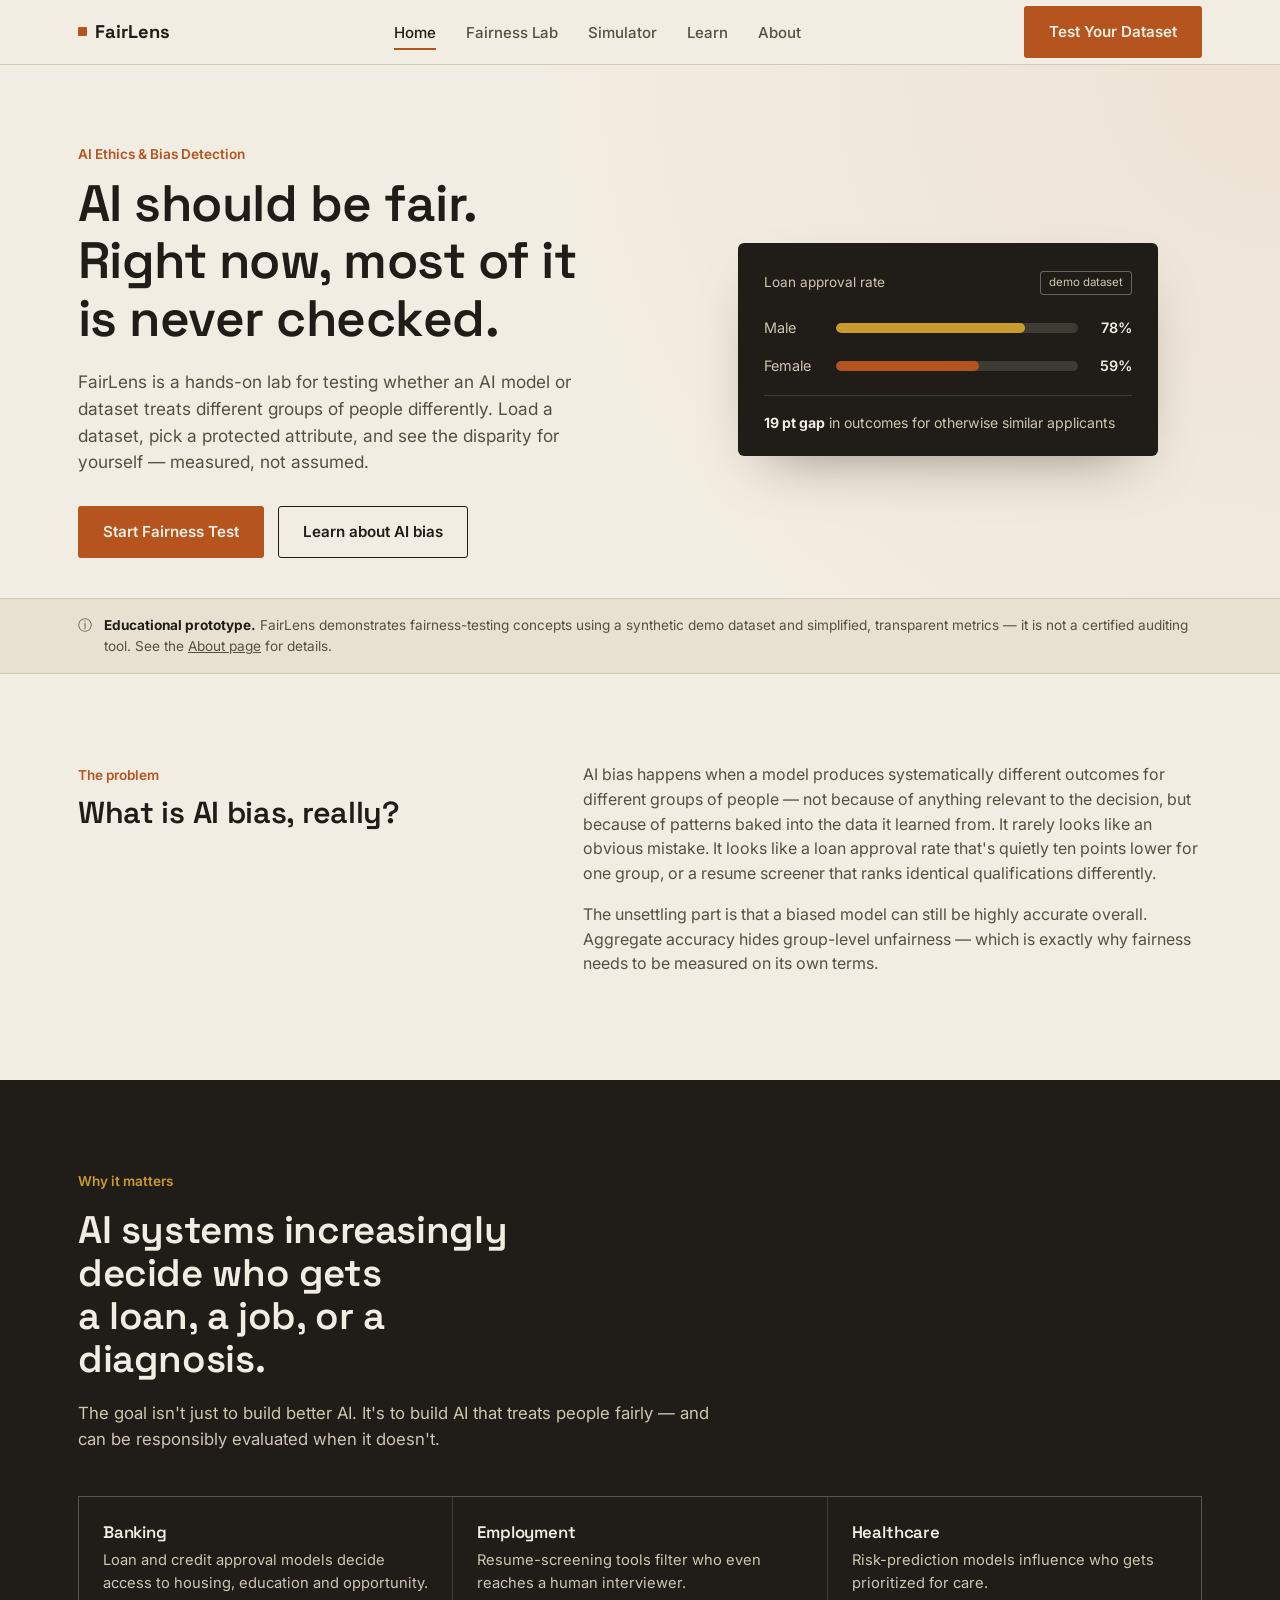
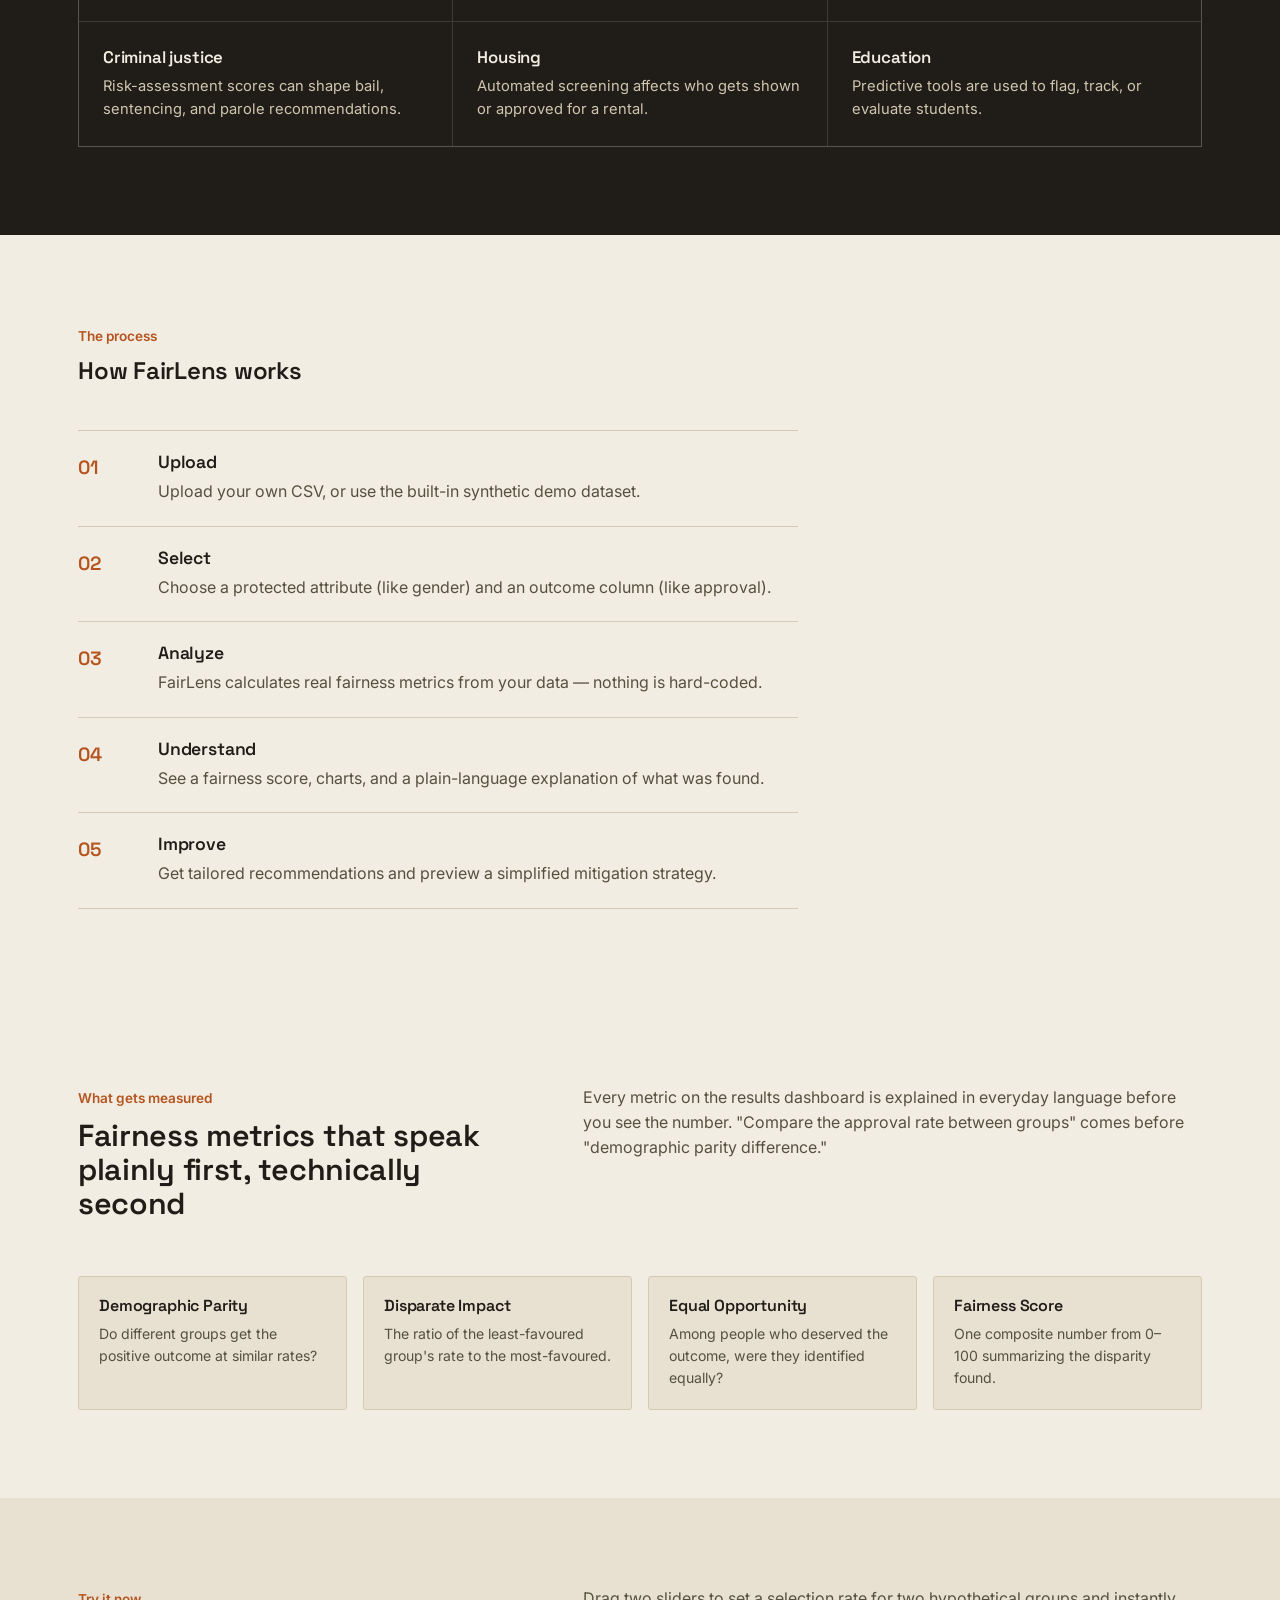
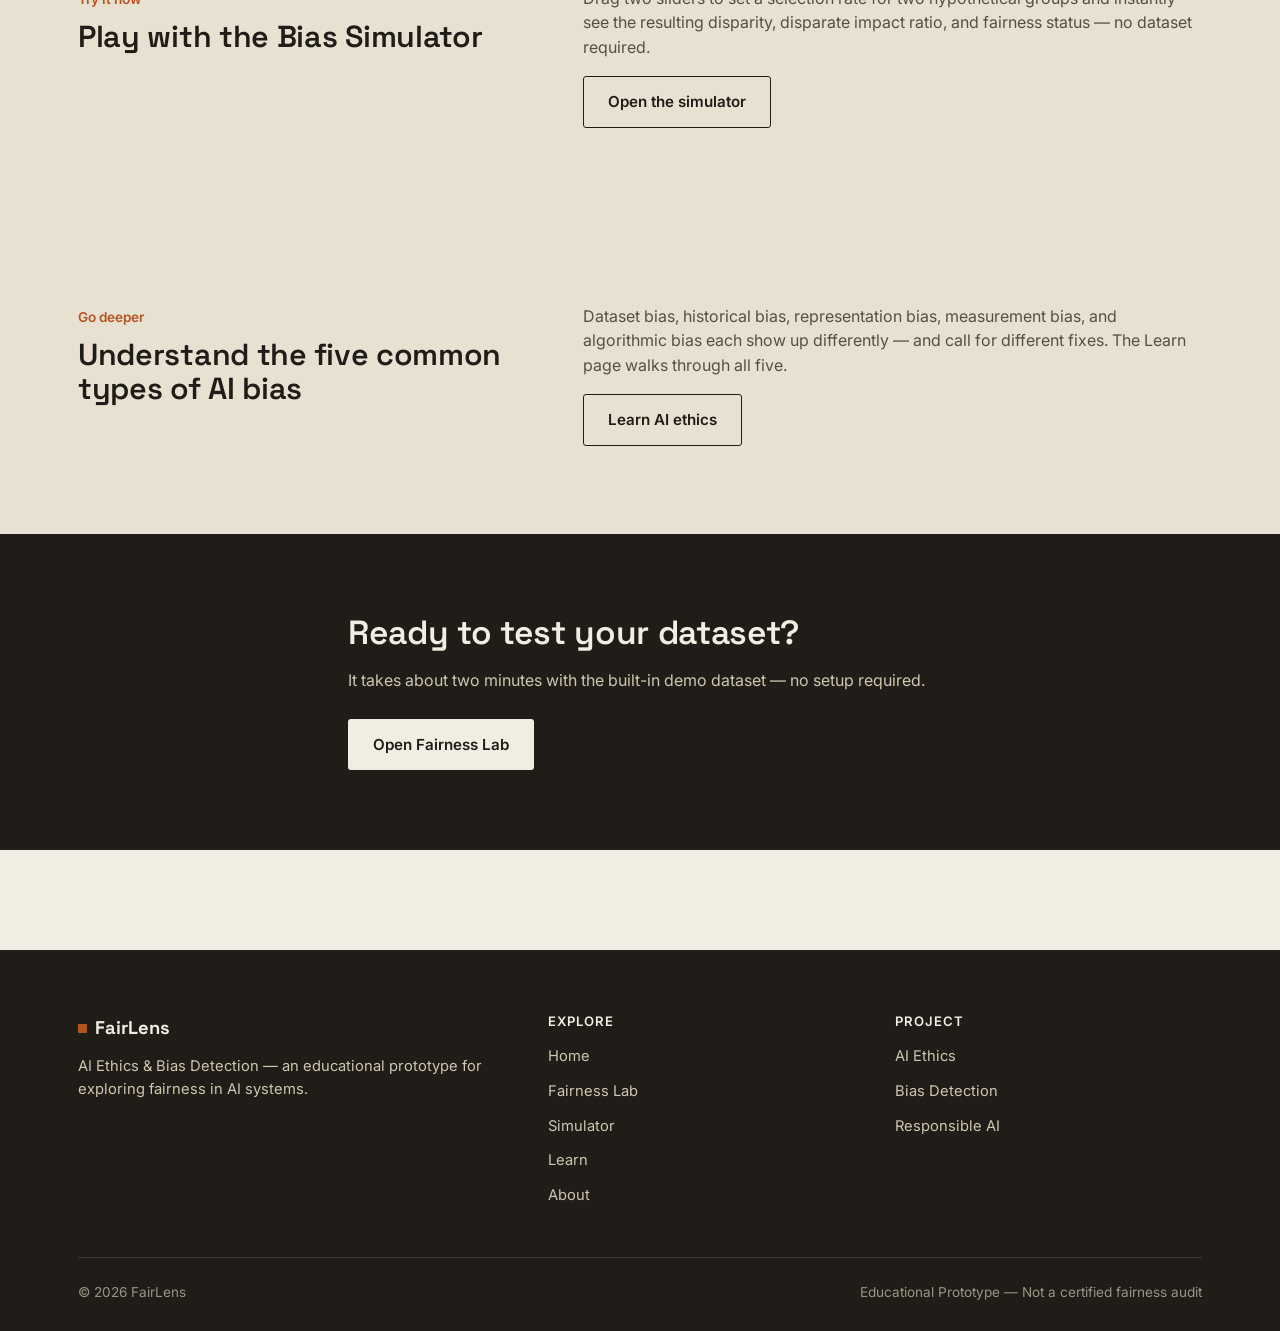
<file: frontend/index.html>
<!DOCTYPE html>
<html lang="en">
<head>
<meta charset="UTF-8">
<meta name="viewport" content="width=device-width, initial-scale=1.0">
<title>FairLens — Detect Bias. Measure Fairness. Build Responsible AI.</title>
<meta name="description" content="FairLens is an educational fairness-testing platform for exploring how AI models can treat demographic groups differently, and what to do about it.">
<link rel="preconnect" href="https://fonts.googleapis.com">
<link href="https://fonts.googleapis.com/css2?family=Space+Grotesk:wght@500;600;700&family=Inter:wght@400;500;600;700&display=swap" rel="stylesheet">
<link rel="stylesheet" href="css/style.css">
<link rel="stylesheet" href="css/home.css">
</head>
<body>

<nav class="navbar">
  <div class="container">
    <a href="index.html" class="nav-brand"><span class="mark"></span>FairLens</a>
    <ul class="nav-links">
      <li><a href="index.html" class="active">Home</a></li>
      <li><a href="bias-test.html">Fairness Lab</a></li>
      <li><a href="bias-test.html#simulator">Simulator</a></li>
      <li><a href="learn.html">Learn</a></li>
      <li><a href="about.html">About</a></li>
      <li class="mobile-cta"><a href="bias-test.html" class="btn btn-primary">Test Your Dataset</a></li>
    </ul>
    <div class="nav-cta">
      <a href="bias-test.html" class="btn btn-primary">Test Your Dataset</a>
      <button class="nav-toggle" aria-label="Toggle menu" aria-expanded="false">
        <span></span><span></span><span></span>
      </button>
    </div>
  </div>
</nav>

<header class="hero">
  <div class="container hero-grid">
    <div class="hero-copy">
      <span class="eyebrow">AI Ethics &amp; Bias Detection</span>
      <h1>AI should be fair.<br>Right now, most of it<br>is never checked.</h1>
      <p class="hero-lede">
        FairLens is a hands-on lab for testing whether an AI model or dataset
        treats different groups of people differently. Load a dataset, pick a
        protected attribute, and see the disparity for yourself — measured,
        not assumed.
      </p>
      <div class="hero-actions">
        <a href="bias-test.html" class="btn btn-primary">Start Fairness Test</a>
        <a href="learn.html" class="btn btn-ghost">Learn about AI bias</a>
      </div>
    </div>

    <div class="hero-figure" role="img" aria-label="Example bar chart showing a loan approval rate of 82 percent for one group and 61 percent for another">
      <div class="hero-card">
        <div class="hero-card-top">
          <span>Loan approval rate</span>
          <span class="hero-card-tag">demo dataset</span>
        </div>
        <div class="hero-bars">
          <div class="hero-bar-row">
            <span class="hero-bar-label">Male</span>
            <div class="hero-bar-track"><div class="hero-bar-fill" style="--w: 78%"></div></div>
            <span class="hero-bar-value">78%</span>
          </div>
          <div class="hero-bar-row">
            <span class="hero-bar-label">Female</span>
            <div class="hero-bar-track"><div class="hero-bar-fill fill-alt" style="--w: 59%"></div></div>
            <span class="hero-bar-value">59%</span>
          </div>
        </div>
        <div class="hero-card-foot">
          <strong>19 pt gap</strong> in outcomes for otherwise similar applicants
        </div>
      </div>
    </div>
  </div>
</header>

<div class="disclaimer-strip">
  <div class="container">
    <span>&#9432;</span>
    <span><strong>Educational prototype.</strong> FairLens demonstrates fairness-testing concepts using a synthetic demo dataset and simplified, transparent metrics — it is not a certified auditing tool. See the <a href="about.html">About page</a> for details.</span>
  </div>
</div>

<section class="section" id="what-is-bias">
  <div class="container split-section">
    <div class="split-heading">
      <span class="eyebrow">The problem</span>
      <h2>What is AI bias, really?</h2>
    </div>
    <div class="split-body">
      <p>
        AI bias happens when a model produces systematically different outcomes
        for different groups of people — not because of anything relevant to
        the decision, but because of patterns baked into the data it learned
        from. It rarely looks like an obvious mistake. It looks like a loan
        approval rate that's quietly ten points lower for one group, or a
        resume screener that ranks identical qualifications differently.
      </p>
      <p>
        The unsettling part is that a biased model can still be highly
        accurate overall. Aggregate accuracy hides group-level unfairness —
        which is exactly why fairness needs to be measured on its own terms.
      </p>
    </div>
  </div>
</section>

<section class="section section-dark" id="why-matters">
  <div class="container">
    <span class="eyebrow eyebrow-on-dark">Why it matters</span>
    <h2 class="why-heading">AI systems increasingly decide who gets<br>a loan, a job, or a diagnosis.</h2>
    <p class="why-lede">
      The goal isn't just to build better AI. It's to build AI that treats
      people fairly — and can be responsibly evaluated when it doesn't.
    </p>

    <div class="impact-grid">
      <div class="impact-card">
        <h3>Banking</h3>
        <p>Loan and credit approval models decide access to housing, education and opportunity.</p>
      </div>
      <div class="impact-card">
        <h3>Employment</h3>
        <p>Resume-screening tools filter who even reaches a human interviewer.</p>
      </div>
      <div class="impact-card">
        <h3>Healthcare</h3>
        <p>Risk-prediction models influence who gets prioritized for care.</p>
      </div>
      <div class="impact-card">
        <h3>Criminal justice</h3>
        <p>Risk-assessment scores can shape bail, sentencing, and parole recommendations.</p>
      </div>
      <div class="impact-card">
        <h3>Housing</h3>
        <p>Automated screening affects who gets shown or approved for a rental.</p>
      </div>
      <div class="impact-card">
        <h3>Education</h3>
        <p>Predictive tools are used to flag, track, or evaluate students.</p>
      </div>
    </div>
  </div>
</section>

<section class="section" id="how-it-works">
  <div class="container">
    <span class="eyebrow">The process</span>
    <h2>How FairLens works</h2>

    <ol class="process-list">
      <li class="process-step">
        <span class="process-index">01</span>
        <div>
          <h3>Upload</h3>
          <p>Upload your own CSV, or use the built-in synthetic demo dataset.</p>
        </div>
      </li>
      <li class="process-step">
        <span class="process-index">02</span>
        <div>
          <h3>Select</h3>
          <p>Choose a protected attribute (like gender) and an outcome column (like approval).</p>
        </div>
      </li>
      <li class="process-step">
        <span class="process-index">03</span>
        <div>
          <h3>Analyze</h3>
          <p>FairLens calculates real fairness metrics from your data — nothing is hard-coded.</p>
        </div>
      </li>
      <li class="process-step">
        <span class="process-index">04</span>
        <div>
          <h3>Understand</h3>
          <p>See a fairness score, charts, and a plain-language explanation of what was found.</p>
        </div>
      </li>
      <li class="process-step">
        <span class="process-index">05</span>
        <div>
          <h3>Improve</h3>
          <p>Get tailored recommendations and preview a simplified mitigation strategy.</p>
        </div>
      </li>
    </ol>
  </div>
</section>

<section class="section metrics-section" id="metrics">
  <div class="container">
    <div class="split-section">
      <div class="split-heading">
        <span class="eyebrow">What gets measured</span>
        <h2>Fairness metrics that speak plainly first, technically second</h2>
      </div>
      <div class="split-body">
        <p>
          Every metric on the results dashboard is explained in everyday
          language before you see the number. "Compare the approval rate
          between groups" comes before "demographic parity difference."
        </p>
      </div>
    </div>

    <div class="metric-preview-grid">
      <div class="metric-preview-card">
        <h4>Demographic Parity</h4>
        <p>Do different groups get the positive outcome at similar rates?</p>
      </div>
      <div class="metric-preview-card">
        <h4>Disparate Impact</h4>
        <p>The ratio of the least-favoured group's rate to the most-favoured.</p>
      </div>
      <div class="metric-preview-card">
        <h4>Equal Opportunity</h4>
        <p>Among people who deserved the outcome, were they identified equally?</p>
      </div>
      <div class="metric-preview-card">
        <h4>Fairness Score</h4>
        <p>One composite number from 0–100 summarizing the disparity found.</p>
      </div>
    </div>
  </div>
</section>

<section class="section simulator-preview" id="simulator-preview">
  <div class="container split-section">
    <div class="split-heading">
      <span class="eyebrow">Try it now</span>
      <h2>Play with the Bias Simulator</h2>
    </div>
    <div class="split-body">
      <p>
        Drag two sliders to set a selection rate for two hypothetical groups
        and instantly see the resulting disparity, disparate impact ratio,
        and fairness status — no dataset required.
      </p>
      <a href="bias-test.html#simulator" class="btn btn-ghost">Open the simulator</a>
    </div>
  </div>
</section>

<section class="section learn-preview">
  <div class="container split-section">
    <div class="split-heading">
      <span class="eyebrow">Go deeper</span>
      <h2>Understand the five common types of AI bias</h2>
    </div>
    <div class="split-body">
      <p>
        Dataset bias, historical bias, representation bias, measurement bias,
        and algorithmic bias each show up differently — and call for
        different fixes. The Learn page walks through all five.
      </p>
      <a href="learn.html" class="btn btn-ghost">Learn AI ethics</a>
    </div>
  </div>
</section>

<section class="cta-band">
  <div class="container cta-inner">
    <h2>Ready to test your dataset?</h2>
    <p>It takes about two minutes with the built-in demo dataset — no setup required.</p>
    <a href="bias-test.html" class="btn btn-on-dark">Open Fairness Lab</a>
  </div>
</section>

<footer class="site-footer">
  <div class="container">
    <div class="footer-grid">
      <div class="footer-brand">
        <a href="index.html" class="nav-brand"><span class="mark"></span>FairLens</a>
        <p>AI Ethics &amp; Bias Detection — an educational prototype for exploring fairness in AI systems.</p>
      </div>
      <div class="footer-col">
        <h4>Explore</h4>
        <ul>
          <li><a href="index.html">Home</a></li>
          <li><a href="bias-test.html">Fairness Lab</a></li>
          <li><a href="bias-test.html#simulator">Simulator</a></li>
          <li><a href="learn.html">Learn</a></li>
          <li><a href="about.html">About</a></li>
        </ul>
      </div>
      <div class="footer-col">
        <h4>Project</h4>
        <ul>
          <li><a href="learn.html">AI Ethics</a></li>
          <li><a href="learn.html#types-of-bias">Bias Detection</a></li>
          <li><a href="about.html">Responsible AI</a></li>
        </ul>
      </div>
    </div>
    <div class="footer-bottom">
      <span>© 2026 FairLens</span>
      <span>Educational Prototype — Not a certified fairness audit</span>
    </div>
  </div>
</footer>

<script src="js/main.js"></script>
</body>
</html>
</file>
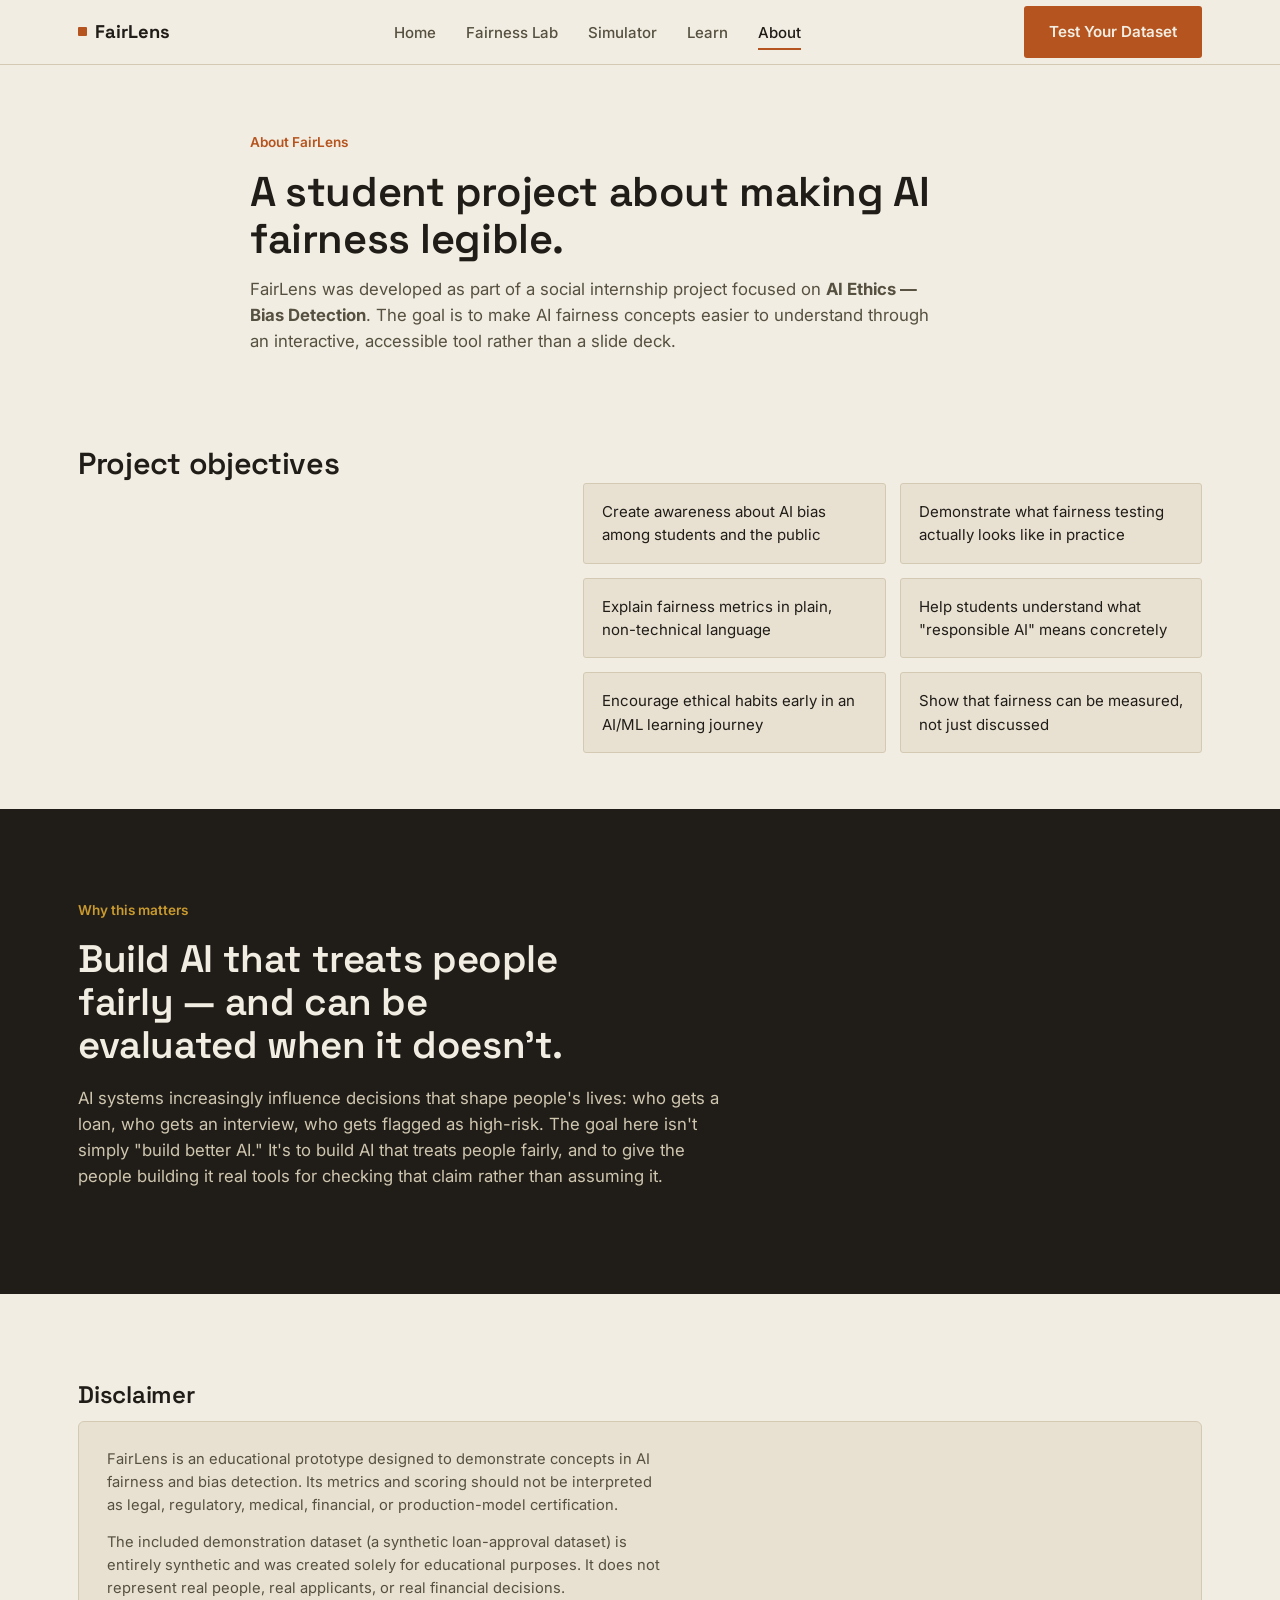
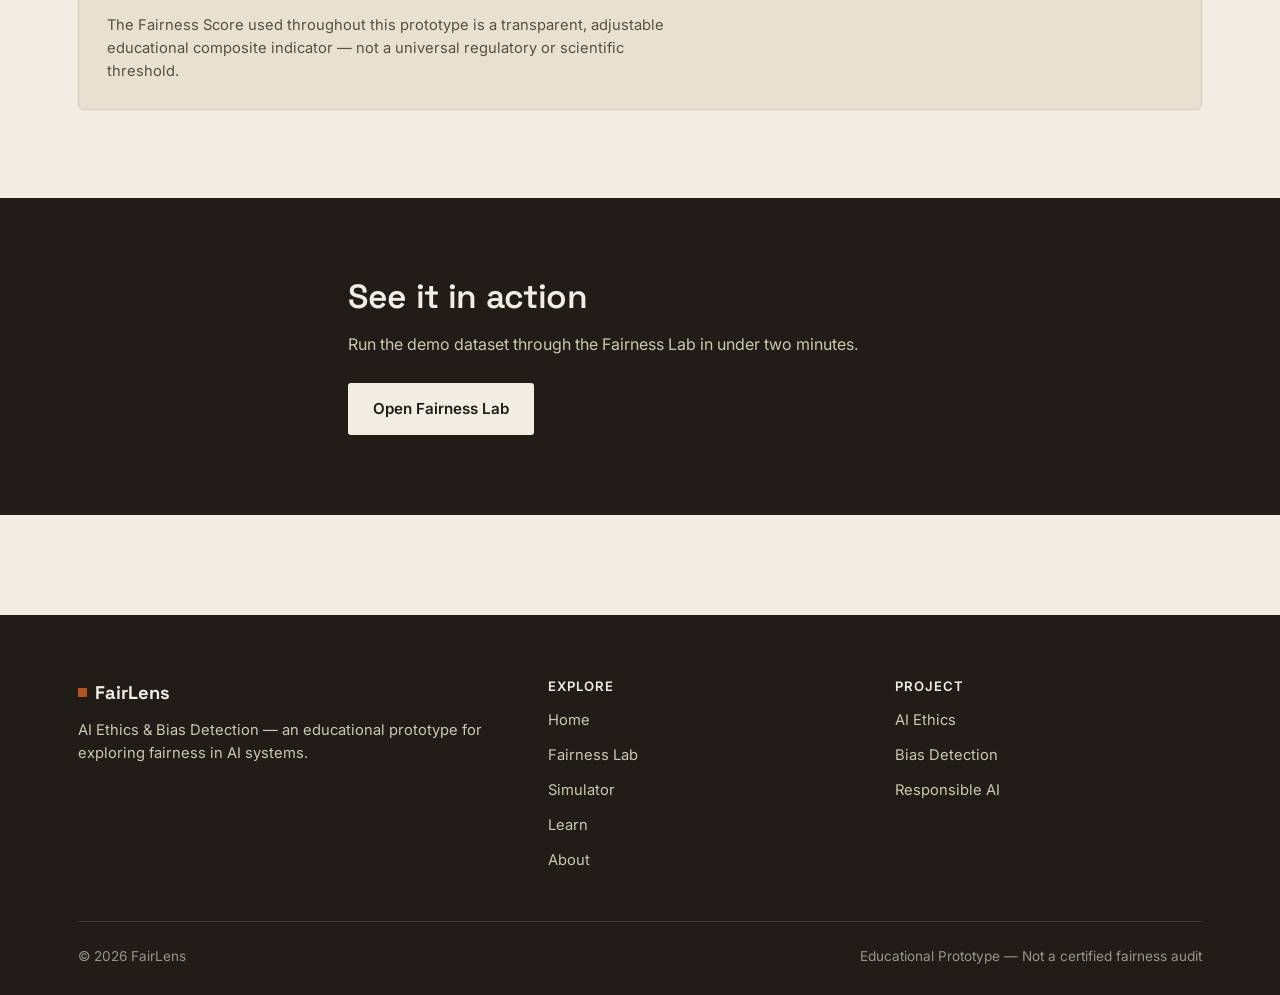
<file: frontend/about.html>
<!DOCTYPE html>
<html lang="en">
<head>
<meta charset="UTF-8">
<meta name="viewport" content="width=device-width, initial-scale=1.0">
<title>About — FairLens</title>
<link rel="preconnect" href="https://fonts.googleapis.com">
<link href="https://fonts.googleapis.com/css2?family=Space+Grotesk:wght@500;600;700&family=Inter:wght@400;500;600;700&display=swap" rel="stylesheet">
<link rel="stylesheet" href="css/style.css">
<link rel="stylesheet" href="css/home.css">
<link rel="stylesheet" href="css/learn.css">
</head>
<body>

<nav class="navbar">
  <div class="container">
    <a href="index.html" class="nav-brand"><span class="mark"></span>FairLens</a>
    <ul class="nav-links">
      <li><a href="index.html">Home</a></li>
      <li><a href="bias-test.html">Fairness Lab</a></li>
      <li><a href="bias-test.html#simulator">Simulator</a></li>
      <li><a href="learn.html">Learn</a></li>
      <li><a href="about.html" class="active">About</a></li>
      <li class="mobile-cta"><a href="bias-test.html" class="btn btn-primary">Test Your Dataset</a></li>
    </ul>
    <div class="nav-cta">
      <a href="bias-test.html" class="btn btn-primary">Test Your Dataset</a>
      <button class="nav-toggle" aria-label="Toggle menu" aria-expanded="false">
        <span></span><span></span><span></span>
      </button>
    </div>
  </div>
</nav>

<header class="about-hero container">
  <span class="eyebrow">About FairLens</span>
  <h1>A student project about making AI fairness legible.</h1>
  <p>
    FairLens was developed as part of a social internship project focused on
    <strong>AI Ethics — Bias Detection</strong>. The goal is to make AI
    fairness concepts easier to understand through an interactive,
    accessible tool rather than a slide deck.
  </p>
</header>

<section class="section section-tight">
  <div class="container split-section">
    <div class="split-heading"><h2>Project objectives</h2></div>
    <div class="split-body">
      <ul class="objectives-list">
        <li>Create awareness about AI bias among students and the public</li>
        <li>Demonstrate what fairness testing actually looks like in practice</li>
        <li>Explain fairness metrics in plain, non-technical language</li>
        <li>Help students understand what "responsible AI" means concretely</li>
        <li>Encourage ethical habits early in an AI/ML learning journey</li>
        <li>Show that fairness can be measured, not just discussed</li>
      </ul>
    </div>
  </div>
</section>

<section class="section section-dark">
  <div class="container">
    <span class="eyebrow eyebrow-on-dark">Why this matters</span>
    <h2 class="why-heading">Build AI that treats people fairly — and can be evaluated when it doesn't.</h2>
    <p class="why-lede">
      AI systems increasingly influence decisions that shape people's lives:
      who gets a loan, who gets an interview, who gets flagged as high-risk.
      The goal here isn't simply "build better AI." It's to build AI that
      treats people fairly, and to give the people building it real tools
      for checking that claim rather than assuming it.
    </p>
  </div>
</section>

<section class="section">
  <div class="container">
    <h2>Disclaimer</h2>
    <div class="disclaimer-block">
      <p>
        FairLens is an educational prototype designed to demonstrate concepts
        in AI fairness and bias detection. Its metrics and scoring should not
        be interpreted as legal, regulatory, medical, financial, or
        production-model certification.
      </p>
      <p>
        The included demonstration dataset (a synthetic loan-approval dataset)
        is entirely synthetic and was created solely for educational purposes.
        It does not represent real people, real applicants, or real financial
        decisions.
      </p>
      <p>
        The Fairness Score used throughout this prototype is a transparent,
        adjustable educational composite indicator — not a universal
        regulatory or scientific threshold.
      </p>
    </div>
  </div>
</section>

<section class="cta-band">
  <div class="container cta-inner">
    <h2>See it in action</h2>
    <p>Run the demo dataset through the Fairness Lab in under two minutes.</p>
    <a href="bias-test.html" class="btn btn-on-dark">Open Fairness Lab</a>
  </div>
</section>

<footer class="site-footer">
  <div class="container">
    <div class="footer-grid">
      <div class="footer-brand">
        <a href="index.html" class="nav-brand"><span class="mark"></span>FairLens</a>
        <p>AI Ethics &amp; Bias Detection — an educational prototype for exploring fairness in AI systems.</p>
      </div>
      <div class="footer-col">
        <h4>Explore</h4>
        <ul>
          <li><a href="index.html">Home</a></li>
          <li><a href="bias-test.html">Fairness Lab</a></li>
          <li><a href="bias-test.html#simulator">Simulator</a></li>
          <li><a href="learn.html">Learn</a></li>
          <li><a href="about.html">About</a></li>
        </ul>
      </div>
      <div class="footer-col">
        <h4>Project</h4>
        <ul>
          <li><a href="learn.html">AI Ethics</a></li>
          <li><a href="learn.html#types-of-bias">Bias Detection</a></li>
          <li><a href="about.html">Responsible AI</a></li>
        </ul>
      </div>
    </div>
    <div class="footer-bottom">
      <span>© 2026 FairLens</span>
      <span>Educational Prototype — Not a certified fairness audit</span>
    </div>
  </div>
</footer>

<script src="js/main.js"></script>
</body>
</html>
</file>
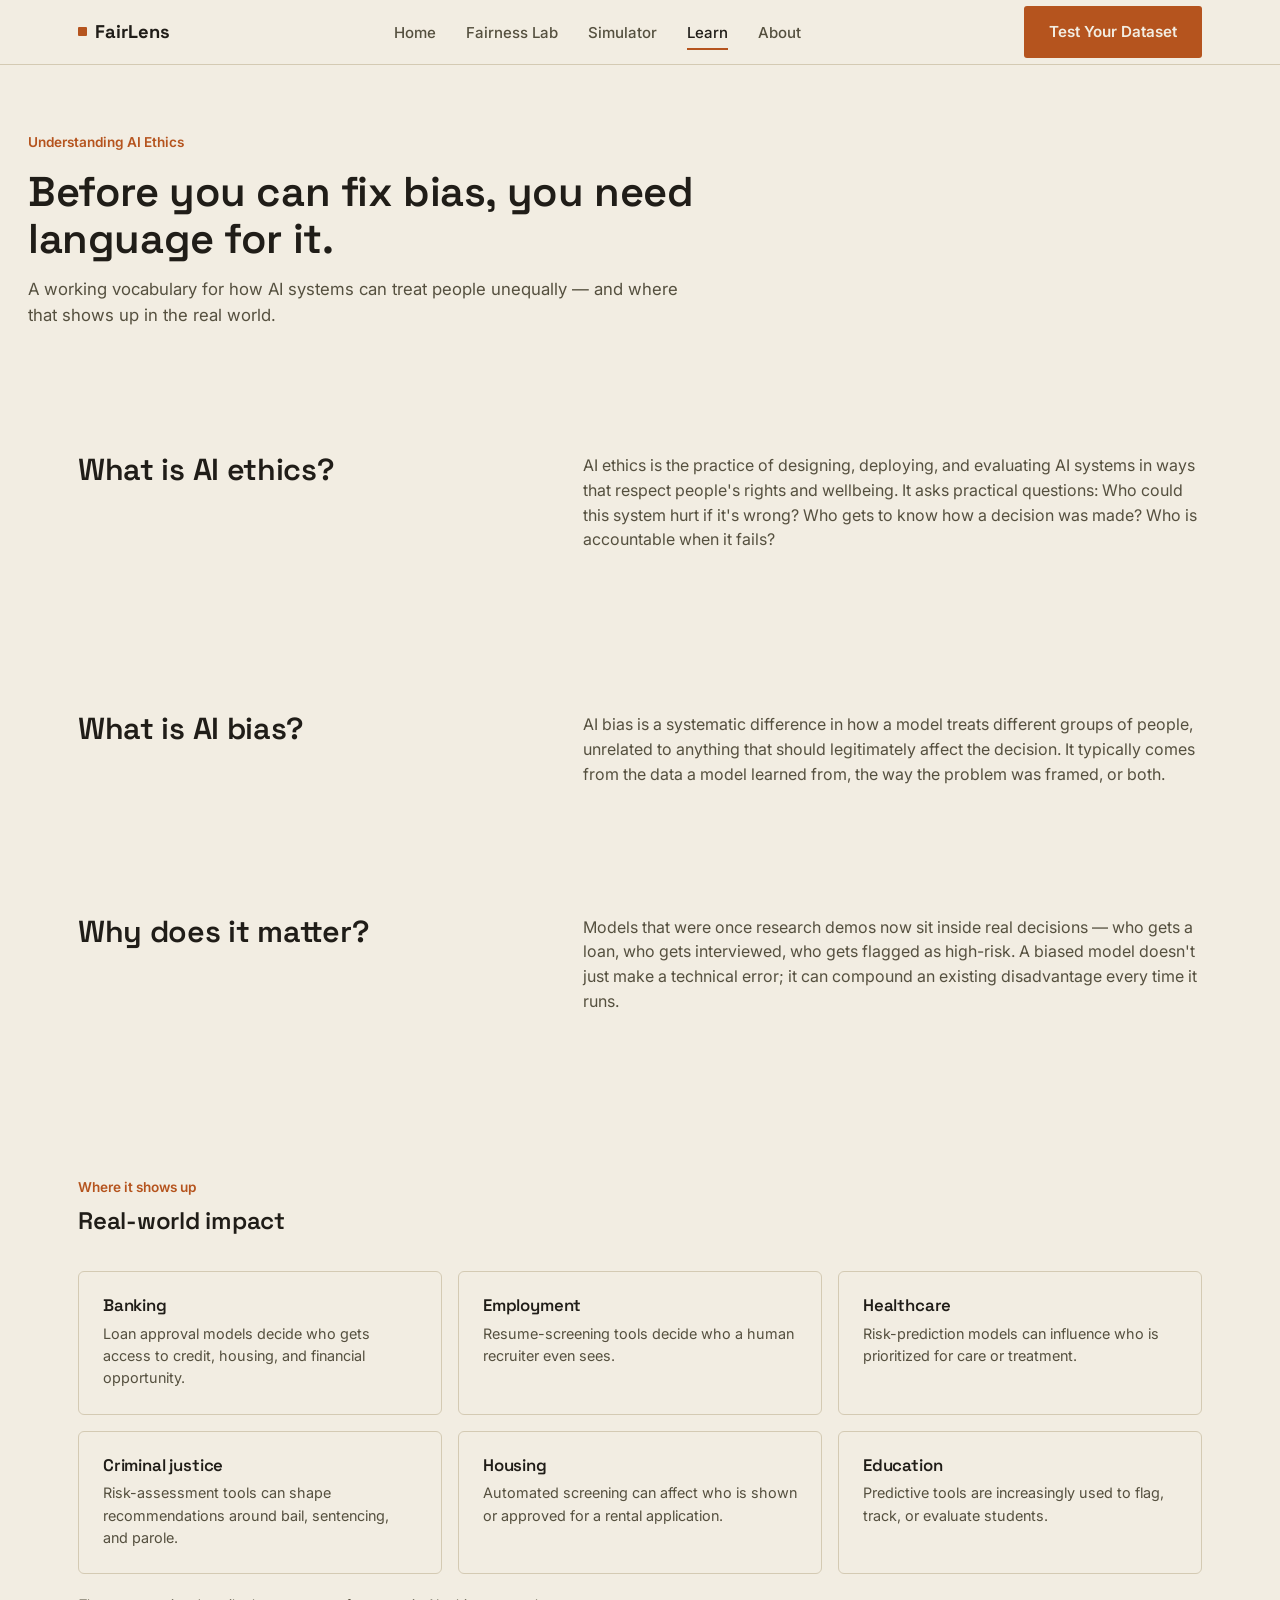
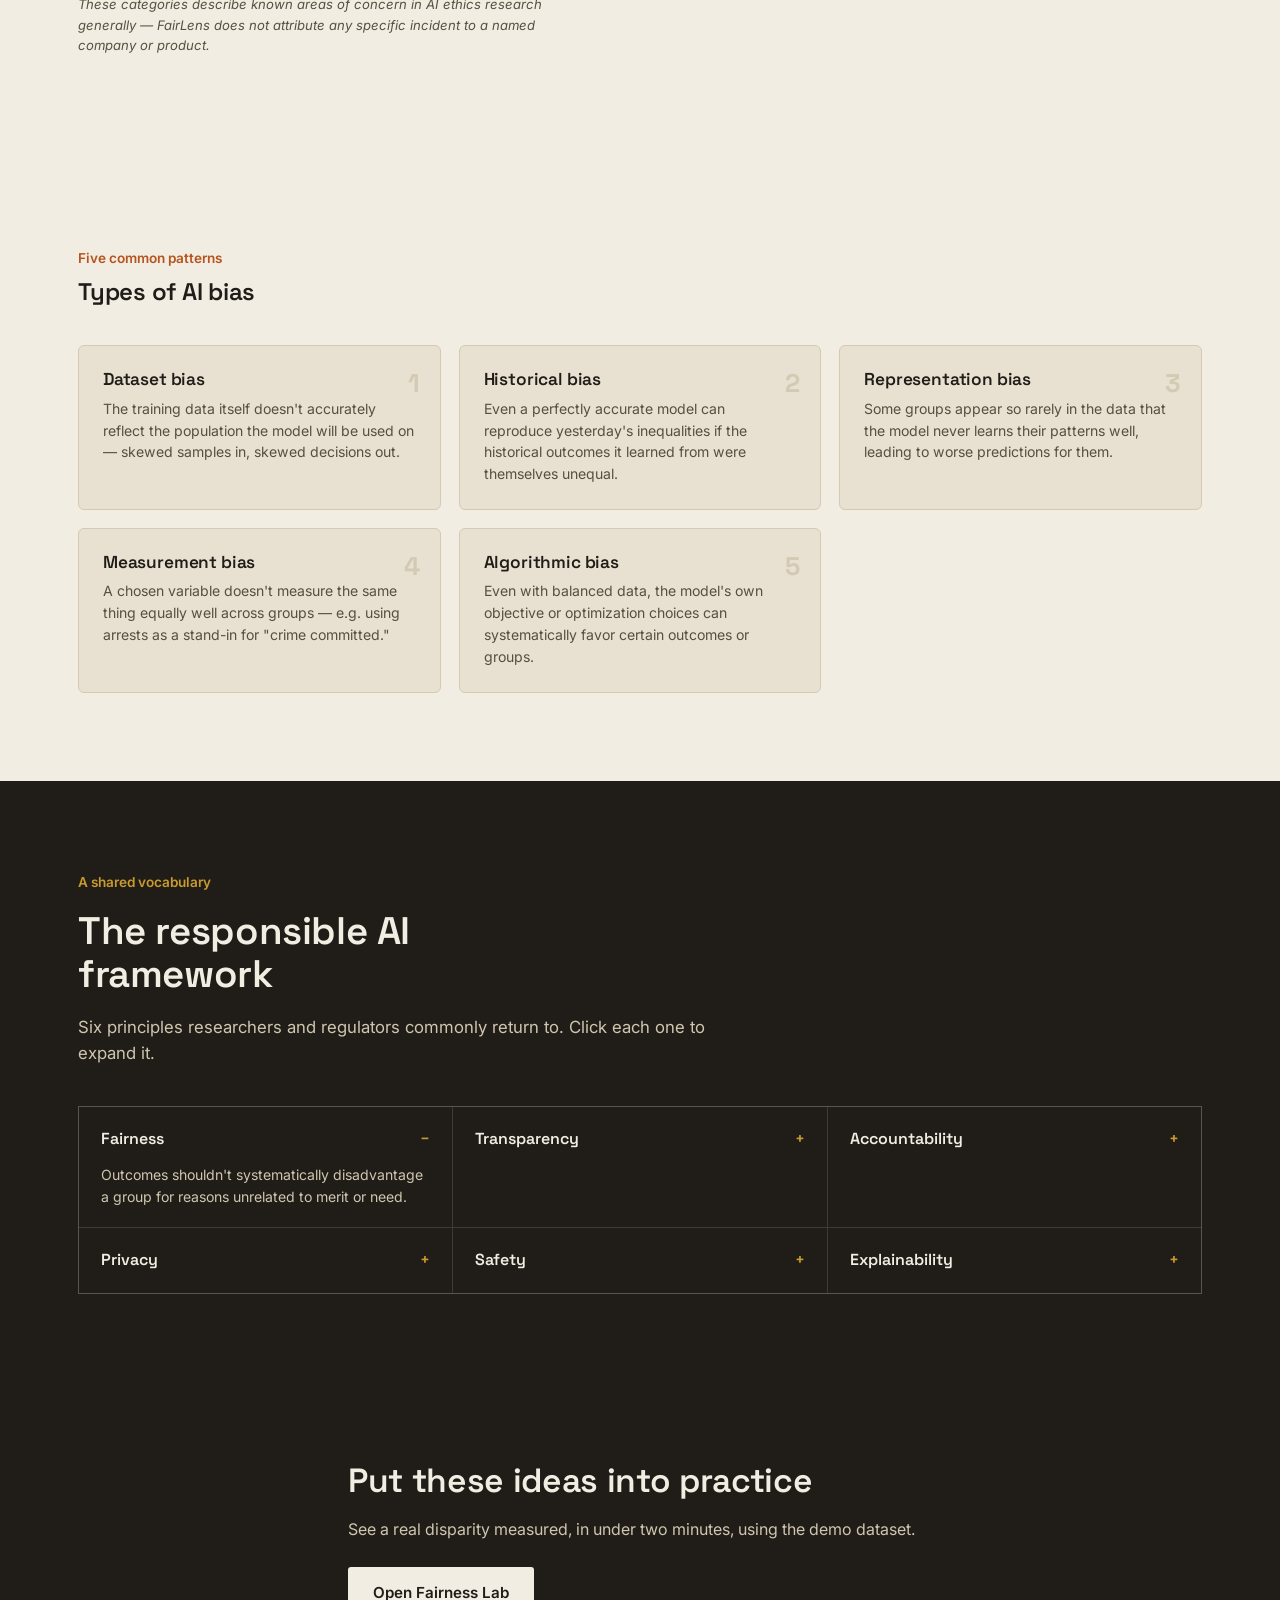
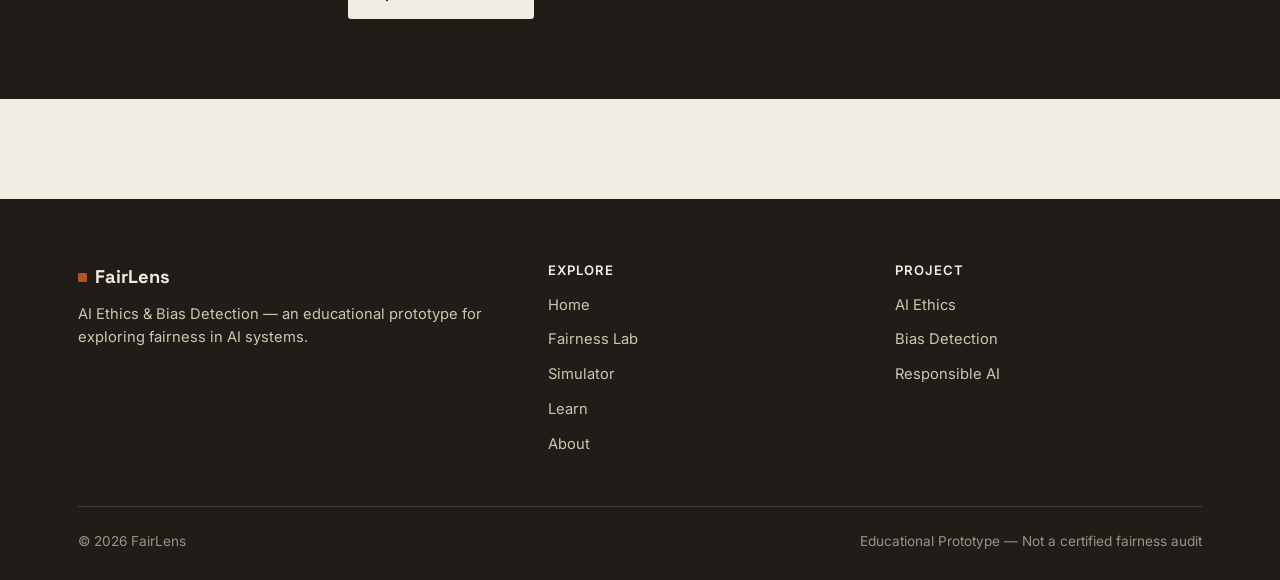
<file: frontend/learn.html>
<!DOCTYPE html>
<html lang="en">
<head>
<meta charset="UTF-8">
<meta name="viewport" content="width=device-width, initial-scale=1.0">
<title>Understanding AI Ethics — FairLens</title>
<link rel="preconnect" href="https://fonts.googleapis.com">
<link href="https://fonts.googleapis.com/css2?family=Space+Grotesk:wght@500;600;700&family=Inter:wght@400;500;600;700&display=swap" rel="stylesheet">
<link rel="stylesheet" href="css/style.css">
<link rel="stylesheet" href="css/home.css">
<link rel="stylesheet" href="css/learn.css">
</head>
<body>

<nav class="navbar">
  <div class="container">
    <a href="index.html" class="nav-brand"><span class="mark"></span>FairLens</a>
    <ul class="nav-links">
      <li><a href="index.html">Home</a></li>
      <li><a href="bias-test.html">Fairness Lab</a></li>
      <li><a href="bias-test.html#simulator">Simulator</a></li>
      <li><a href="learn.html" class="active">Learn</a></li>
      <li><a href="about.html">About</a></li>
      <li class="mobile-cta"><a href="bias-test.html" class="btn btn-primary">Test Your Dataset</a></li>
    </ul>
    <div class="nav-cta">
      <a href="bias-test.html" class="btn btn-primary">Test Your Dataset</a>
      <button class="nav-toggle" aria-label="Toggle menu" aria-expanded="false">
        <span></span><span></span><span></span>
      </button>
    </div>
  </div>
</nav>

<header class="learn-hero">
  <div class="container">
    <span class="eyebrow">Understanding AI Ethics</span>
    <h1>Before you can fix bias, you need language for it.</h1>
    <p>A working vocabulary for how AI systems can treat people unequally — and where that shows up in the real world.</p>
  </div>
</header>

<section class="section">
  <div class="container split-section">
    <div class="split-heading"><h2>What is AI ethics?</h2></div>
    <div class="split-body">
      <p>
        AI ethics is the practice of designing, deploying, and evaluating AI
        systems in ways that respect people's rights and wellbeing. It asks
        practical questions: Who could this system hurt if it's wrong? Who
        gets to know how a decision was made? Who is accountable when it
        fails?
      </p>
    </div>
  </div>
</section>

<section class="section section-tight">
  <div class="container split-section">
    <div class="split-heading"><h2>What is AI bias?</h2></div>
    <div class="split-body">
      <p>
        AI bias is a systematic difference in how a model treats different
        groups of people, unrelated to anything that should legitimately
        affect the decision. It typically comes from the data a model
        learned from, the way the problem was framed, or both.
      </p>
    </div>
  </div>
</section>

<section class="section section-tight">
  <div class="container split-section">
    <div class="split-heading"><h2>Why does it matter?</h2></div>
    <div class="split-body">
      <p>
        Models that were once research demos now sit inside real decisions —
        who gets a loan, who gets interviewed, who gets flagged as high-risk.
        A biased model doesn't just make a technical error; it can compound
        an existing disadvantage every time it runs.
      </p>
    </div>
  </div>
</section>

<section class="section section-tinted" id="real-world-impact">
  <div class="container">
    <span class="eyebrow">Where it shows up</span>
    <h2>Real-world impact</h2>
    <div class="impact-grid-light">
      <div class="impact-card-light">
        <h3>Banking</h3>
        <p>Loan approval models decide who gets access to credit, housing, and financial opportunity.</p>
      </div>
      <div class="impact-card-light">
        <h3>Employment</h3>
        <p>Resume-screening tools decide who a human recruiter even sees.</p>
      </div>
      <div class="impact-card-light">
        <h3>Healthcare</h3>
        <p>Risk-prediction models can influence who is prioritized for care or treatment.</p>
      </div>
      <div class="impact-card-light">
        <h3>Criminal justice</h3>
        <p>Risk-assessment tools can shape recommendations around bail, sentencing, and parole.</p>
      </div>
      <div class="impact-card-light">
        <h3>Housing</h3>
        <p>Automated screening can affect who is shown or approved for a rental application.</p>
      </div>
      <div class="impact-card-light">
        <h3>Education</h3>
        <p>Predictive tools are increasingly used to flag, track, or evaluate students.</p>
      </div>
    </div>
    <p class="impact-note">These categories describe known areas of concern in AI ethics research generally — FairLens does not attribute any specific incident to a named company or product.</p>
  </div>
</section>

<section class="section" id="types-of-bias">
  <div class="container">
    <span class="eyebrow">Five common patterns</span>
    <h2>Types of AI bias</h2>

    <div class="bias-type-grid">
      <div class="bias-type-card">
        <span class="bias-type-index">1</span>
        <h3>Dataset bias</h3>
        <p>The training data itself doesn't accurately reflect the population the model will be used on — skewed samples in, skewed decisions out.</p>
      </div>
      <div class="bias-type-card">
        <span class="bias-type-index">2</span>
        <h3>Historical bias</h3>
        <p>Even a perfectly accurate model can reproduce yesterday's inequalities if the historical outcomes it learned from were themselves unequal.</p>
      </div>
      <div class="bias-type-card">
        <span class="bias-type-index">3</span>
        <h3>Representation bias</h3>
        <p>Some groups appear so rarely in the data that the model never learns their patterns well, leading to worse predictions for them.</p>
      </div>
      <div class="bias-type-card">
        <span class="bias-type-index">4</span>
        <h3>Measurement bias</h3>
        <p>A chosen variable doesn't measure the same thing equally well across groups — e.g. using arrests as a stand-in for "crime committed."</p>
      </div>
      <div class="bias-type-card">
        <span class="bias-type-index">5</span>
        <h3>Algorithmic bias</h3>
        <p>Even with balanced data, the model's own objective or optimization choices can systematically favor certain outcomes or groups.</p>
      </div>
    </div>
  </div>
</section>

<section class="section section-dark" id="framework">
  <div class="container">
    <span class="eyebrow eyebrow-on-dark">A shared vocabulary</span>
    <h2 class="why-heading">The responsible AI framework</h2>
    <p class="why-lede">Six principles researchers and regulators commonly return to. Click each one to expand it.</p>

    <div class="framework-grid">
      <details class="framework-item" open>
        <summary>Fairness</summary>
        <p>Outcomes shouldn't systematically disadvantage a group for reasons unrelated to merit or need.</p>
      </details>
      <details class="framework-item">
        <summary>Transparency</summary>
        <p>People affected by a decision should be able to understand, in plain terms, how it was made.</p>
      </details>
      <details class="framework-item">
        <summary>Accountability</summary>
        <p>Someone — a person or organization — must be answerable when an AI system causes harm.</p>
      </details>
      <details class="framework-item">
        <summary>Privacy</summary>
        <p>Systems should collect and use only the data they genuinely need, and protect it appropriately.</p>
      </details>
      <details class="framework-item">
        <summary>Safety</summary>
        <p>A system should be tested for how it fails, not just how well it performs on average.</p>
      </details>
      <details class="framework-item">
        <summary>Explainability</summary>
        <p>It should be possible to trace why a specific prediction or decision came out the way it did.</p>
      </details>
    </div>
  </div>
</section>

<section class="cta-band">
  <div class="container cta-inner">
    <h2>Put these ideas into practice</h2>
    <p>See a real disparity measured, in under two minutes, using the demo dataset.</p>
    <a href="bias-test.html" class="btn btn-on-dark">Open Fairness Lab</a>
  </div>
</section>

<footer class="site-footer">
  <div class="container">
    <div class="footer-grid">
      <div class="footer-brand">
        <a href="index.html" class="nav-brand"><span class="mark"></span>FairLens</a>
        <p>AI Ethics &amp; Bias Detection — an educational prototype for exploring fairness in AI systems.</p>
      </div>
      <div class="footer-col">
        <h4>Explore</h4>
        <ul>
          <li><a href="index.html">Home</a></li>
          <li><a href="bias-test.html">Fairness Lab</a></li>
          <li><a href="bias-test.html#simulator">Simulator</a></li>
          <li><a href="learn.html">Learn</a></li>
          <li><a href="about.html">About</a></li>
        </ul>
      </div>
      <div class="footer-col">
        <h4>Project</h4>
        <ul>
          <li><a href="learn.html">AI Ethics</a></li>
          <li><a href="learn.html#types-of-bias">Bias Detection</a></li>
          <li><a href="about.html">Responsible AI</a></li>
        </ul>
      </div>
    </div>
    <div class="footer-bottom">
      <span>© 2026 FairLens</span>
      <span>Educational Prototype — Not a certified fairness audit</span>
    </div>
  </div>
</footer>

<script src="js/main.js"></script>
</body>
</html>
</file>
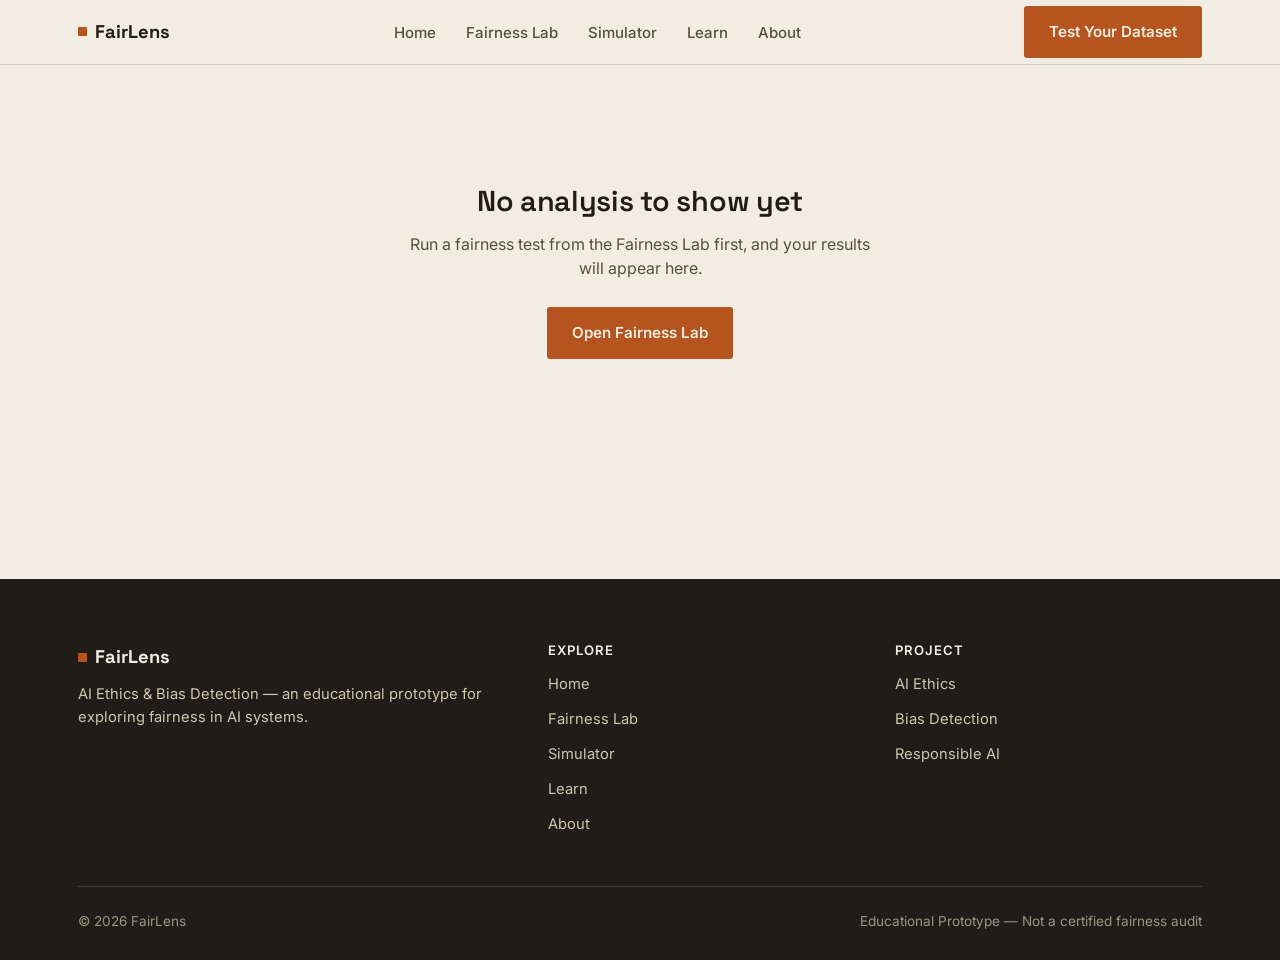
<file: frontend/results.html>
<!DOCTYPE html>
<html lang="en">
<head>
<meta charset="UTF-8">
<meta name="viewport" content="width=device-width, initial-scale=1.0">
<title>Fairness Analysis Report — FairLens</title>
<link rel="preconnect" href="https://fonts.googleapis.com">
<link href="https://fonts.googleapis.com/css2?family=Space+Grotesk:wght@500;600;700&family=Inter:wght@400;500;600;700&display=swap" rel="stylesheet">
<link rel="stylesheet" href="css/style.css">
<link rel="stylesheet" href="css/results.css">
</head>
<body>

<nav class="navbar">
  <div class="container">
    <a href="index.html" class="nav-brand"><span class="mark"></span>FairLens</a>
    <ul class="nav-links">
      <li><a href="index.html">Home</a></li>
      <li><a href="bias-test.html">Fairness Lab</a></li>
      <li><a href="bias-test.html#simulator">Simulator</a></li>
      <li><a href="learn.html">Learn</a></li>
      <li><a href="about.html">About</a></li>
      <li class="mobile-cta"><a href="bias-test.html" class="btn btn-primary">Test Your Dataset</a></li>
    </ul>
    <div class="nav-cta">
      <a href="bias-test.html" class="btn btn-primary">Test Your Dataset</a>
      <button class="nav-toggle" aria-label="Toggle menu" aria-expanded="false">
        <span></span><span></span><span></span>
      </button>
    </div>
  </div>
</nav>

<!-- Shown only if the user lands here with no analysis in session storage -->
<div class="container empty-state hidden" id="empty-state">
  <h1>No analysis to show yet</h1>
  <p>Run a fairness test from the Fairness Lab first, and your results will appear here.</p>
  <a href="bias-test.html" class="btn btn-primary">Open Fairness Lab</a>
</div>

<div id="results-content" class="hidden">

  <header class="results-header">
    <div class="container results-header-inner">
      <div>
        <span class="eyebrow eyebrow-on-dark">Fairness Analysis Report</span>
        <h1 id="report-dataset-name">Dataset</h1>
        <p id="report-meta-line" class="results-meta-line"></p>
      </div>
      <button class="btn btn-on-dark" id="btn-download-report">Download Fairness Report</button>
    </div>
  </header>

  <section class="score-section">
    <div class="container score-layout">
      <div class="score-panel">
        <div class="score-number"><span id="score-value">0</span><span class="score-max">/100</span></div>
        <div class="score-level" id="score-level">—</div>
        <p class="score-caveat">
          Fairness Score is an educational composite indicator used by this
          prototype. It is not a universal regulatory or scientific threshold.
        </p>
      </div>

      <div class="severity-panel">
        <h3>Fairness level</h3>
        <div class="severity-track">
          <div class="severity-fill" id="severity-fill"></div>
          <div class="severity-marker" id="severity-marker"></div>
        </div>
        <div class="severity-scale-labels">
          <span>0</span><span>40</span><span>60</span><span>80</span><span>100</span>
        </div>
        <div class="severity-legend">
          <span><i class="dot bg-severe"></i>Severe (0–39)</span>
          <span><i class="dot bg-high"></i>High (40–59)</span>
          <span><i class="dot bg-moderate"></i>Moderate (60–79)</span>
          <span><i class="dot bg-good"></i>Fair (80–100)</span>
        </div>
      </div>
    </div>
  </section>

  <section class="section">
    <div class="container">
      <h2>Fairness metrics</h2>
      <div class="metric-cards" id="metric-cards"><!-- injected by JS --></div>
    </div>
  </section>

  <section class="section section-tinted">
    <div class="container charts-grid">
      <div class="chart-card">
        <h3>Approval rate by group</h3>
        <div class="chart-box"><canvas id="chart-approval"></canvas></div>
      </div>
      <div class="chart-card">
        <h3>Group distribution</h3>
        <div class="chart-box"><canvas id="chart-distribution"></canvas></div>
      </div>
      <div class="chart-card">
        <h3>Outcome distribution by group</h3>
        <div class="chart-box"><canvas id="chart-outcome"></canvas></div>
      </div>
      <div class="chart-card">
        <h3>Fairness metric comparison</h3>
        <div class="chart-box"><canvas id="chart-metrics"></canvas></div>
      </div>
    </div>
  </section>

  <section class="section">
    <div class="container">
      <h2>Why was a disparity detected?</h2>
      <div class="explanation-card" id="explanation-card"><!-- injected by JS --></div>
    </div>
  </section>

  <section class="section section-tinted">
    <div class="container">
      <h2>Recommendations</h2>
      <div class="recommendation-grid" id="recommendation-grid"><!-- injected by JS --></div>
    </div>
  </section>

  <section class="section">
    <div class="container">
      <h2>Before vs. after: an educational mitigation simulation</h2>
      <p class="mitigation-note">This is a simplified simulation of a fairness-aware threshold adjustment — it does not represent a scientifically retrained model.</p>
      <div class="mitigation-layout">
        <div class="chart-card">
          <div class="chart-box"><canvas id="chart-mitigation"></canvas></div>
        </div>
        <table class="mitigation-table" id="mitigation-table">
          <thead><tr><th>Group</th><th>Before</th><th>After</th></tr></thead>
          <tbody></tbody>
        </table>
      </div>
    </div>
  </section>

  <section class="cta-band">
    <div class="container cta-inner">
      <h2>Want to test another dataset?</h2>
      <p>Run the analysis again with a different protected attribute, outcome, or your own CSV.</p>
      <a href="bias-test.html" class="btn btn-on-dark">Back to Fairness Lab</a>
    </div>
  </section>

</div>

<footer class="site-footer">
  <div class="container">
    <div class="footer-grid">
      <div class="footer-brand">
        <a href="index.html" class="nav-brand"><span class="mark"></span>FairLens</a>
        <p>AI Ethics &amp; Bias Detection — an educational prototype for exploring fairness in AI systems.</p>
      </div>
      <div class="footer-col">
        <h4>Explore</h4>
        <ul>
          <li><a href="index.html">Home</a></li>
          <li><a href="bias-test.html">Fairness Lab</a></li>
          <li><a href="bias-test.html#simulator">Simulator</a></li>
          <li><a href="learn.html">Learn</a></li>
          <li><a href="about.html">About</a></li>
        </ul>
      </div>
      <div class="footer-col">
        <h4>Project</h4>
        <ul>
          <li><a href="learn.html">AI Ethics</a></li>
          <li><a href="learn.html#types-of-bias">Bias Detection</a></li>
          <li><a href="about.html">Responsible AI</a></li>
        </ul>
      </div>
    </div>
    <div class="footer-bottom">
      <span>© 2026 FairLens</span>
      <span>Educational Prototype — Not a certified fairness audit</span>
    </div>
  </div>
</footer>

<script src="js/vendor/chart.umd.js"></script>
<script src="js/main.js"></script>
<script src="js/charts.js"></script>
<script src="js/results.js"></script>
</body>
</html>
</file>
<file: frontend/css/style.css>
/* ==========================================================================
   FairLens — Shared design system
   Editorial / data-journalism aesthetic: warm paper background, near-black
   ink, a single rust accent for action, and a muted olive for "fair"
   signals. No blue-and-purple SaaS gradients, no glassmorphism.
   ========================================================================== */

:root {
  /* --- Core palette --- */
  --ink: #201d18;            /* near-black warm charcoal, primary text */
  --paper: #f2ede2;          /* warm off-white background */
  --paper-dim: #e8e1d2;      /* slightly deeper paper for panels */
  --line: #d4cab3;           /* hairline border color on paper */
  --rust: #b5541e;           /* primary accent — action, brand mark */
  --rust-dark: #8f3f14;
  --olive: #6b7f3a;          /* "fair" / positive signal */
  --gold: #c99a2e;           /* "moderate" signal */
  --brick: #9c3b2e;          /* "severe" signal */
  --ink-soft: #55503f;       /* secondary text on paper */

  /* --- Dark surface (used on hero / footer / score panels) --- */
  --charcoal: #201d18;
  --charcoal-2: #2b2721;
  --cream: #f2ede2;
  --cream-soft: #cfc6b0;

  /* --- Type --- */
  --font-display: "Space Grotesk", "Arial Narrow", sans-serif;
  --font-body: "Inter", -apple-system, BlinkMacSystemFont, sans-serif;

  --radius-sm: 3px;
  --radius-md: 6px;
}

* { box-sizing: border-box; }

html {
  scroll-behavior: smooth;
}

body {
  margin: 0;
  font-family: var(--font-body);
  background: var(--paper);
  color: var(--ink);
  font-size: 16px;
  line-height: 1.55;
  -webkit-font-smoothing: antialiased;
}

h1, h2, h3, h4 {
  font-family: var(--font-display);
  font-weight: 600;
  line-height: 1.12;
  margin: 0 0 0.5em;
  letter-spacing: -0.01em;
}

p { margin: 0 0 1em; max-width: 62ch; }
a { color: inherit; }
img { max-width: 100%; display: block; }

.container {
  max-width: 1180px;
  margin: 0 auto;
  padding: 0 28px;
}

/* --- Buttons --- */
.btn {
  display: inline-flex;
  align-items: center;
  gap: 8px;
  font-family: var(--font-body);
  font-weight: 600;
  font-size: 0.95rem;
  padding: 13px 24px;
  border-radius: var(--radius-sm);
  border: 1px solid transparent;
  cursor: pointer;
  text-decoration: none;
  transition: transform 0.15s ease, background 0.2s ease, border-color 0.2s ease;
  white-space: nowrap;
}
.btn:active { transform: translateY(1px); }

.btn-primary {
  background: var(--rust);
  color: var(--cream);
}
.btn-primary:hover { background: var(--rust-dark); }

.btn-ghost {
  background: transparent;
  color: var(--ink);
  border-color: var(--ink);
}
.btn-ghost:hover { background: var(--ink); color: var(--paper); }

.btn-on-dark {
  background: var(--cream);
  color: var(--charcoal);
}
.btn-on-dark:hover { background: var(--cream-soft); }

.btn-outline-dark {
  background: transparent;
  color: var(--cream);
  border-color: rgba(242, 237, 226, 0.4);
}
.btn-outline-dark:hover { border-color: var(--cream); }

.btn:disabled {
  opacity: 0.45;
  cursor: not-allowed;
}

/* --- Navbar --- */
.navbar {
  position: sticky;
  top: 0;
  z-index: 100;
  background: rgba(242, 237, 226, 0.92);
  backdrop-filter: blur(6px);
  border-bottom: 1px solid var(--line);
}
.navbar .container {
  display: flex;
  align-items: center;
  justify-content: space-between;
  height: 64px;
}
.nav-brand {
  font-family: var(--font-display);
  font-weight: 700;
  font-size: 1.15rem;
  text-decoration: none;
  color: var(--ink);
  display: flex;
  align-items: center;
  gap: 8px;
}
.nav-brand .mark {
  width: 9px;
  height: 9px;
  background: var(--rust);
  display: inline-block;
  border-radius: 1px;
}
.nav-links {
  display: flex;
  align-items: center;
  gap: 30px;
  list-style: none;
  margin: 0;
  padding: 0;
}
.nav-links a {
  text-decoration: none;
  color: var(--ink-soft);
  font-size: 0.94rem;
  font-weight: 500;
  padding: 6px 0;
  border-bottom: 2px solid transparent;
  transition: color 0.15s ease, border-color 0.15s ease;
}
.nav-links a:hover,
.nav-links a.active {
  color: var(--ink);
  border-bottom-color: var(--rust);
}
.nav-cta {
  display: flex;
  align-items: center;
  gap: 20px;
}
.nav-toggle {
  display: none;
  background: none;
  border: none;
  cursor: pointer;
  padding: 6px;
}
.nav-toggle span {
  display: block;
  width: 22px;
  height: 2px;
  background: var(--ink);
  margin: 5px 0;
  transition: 0.2s;
}

@media (max-width: 860px) {
  .nav-links {
    position: fixed;
    top: 64px;
    left: 0;
    right: 0;
    background: var(--paper);
    flex-direction: column;
    align-items: flex-start;
    gap: 0;
    padding: 8px 28px 20px;
    border-bottom: 1px solid var(--line);
    transform: translateY(-8px);
    opacity: 0;
    pointer-events: none;
    transition: transform 0.2s ease, opacity 0.2s ease;
  }
  .nav-links.open {
    transform: translateY(0);
    opacity: 1;
    pointer-events: auto;
  }
  .nav-links li { width: 100%; }
  .nav-links a { display: block; padding: 12px 0; border-bottom: 1px solid var(--line); }
  .nav-toggle { display: block; }
  .nav-cta .btn-primary { display: none; }
  .nav-links .mobile-cta { display: block; margin-top: 10px; }
}
@media (min-width: 861px) {
  .nav-links .mobile-cta { display: none; }
}

/* --- Footer --- */
.site-footer {
  background: var(--charcoal);
  color: var(--cream-soft);
  padding: 64px 0 28px;
  margin-top: 100px;
}
.footer-grid {
  display: grid;
  grid-template-columns: 1.4fr 1fr 1fr;
  gap: 40px;
  padding-bottom: 40px;
  border-bottom: 1px solid rgba(242, 237, 226, 0.14);
}
.footer-brand .nav-brand { color: var(--cream); }
.footer-brand p { color: var(--cream-soft); margin-top: 12px; font-size: 0.92rem; }
.footer-col h4 {
  color: var(--cream);
  font-family: var(--font-body);
  font-size: 0.82rem;
  text-transform: uppercase;
  letter-spacing: 0.08em;
  margin-bottom: 14px;
}
.footer-col ul { list-style: none; margin: 0; padding: 0; }
.footer-col li { margin-bottom: 10px; }
.footer-col a { text-decoration: none; color: var(--cream-soft); font-size: 0.92rem; }
.footer-col a:hover { color: var(--cream); }
.footer-bottom {
  display: flex;
  justify-content: space-between;
  flex-wrap: wrap;
  gap: 8px;
  padding-top: 24px;
  font-size: 0.85rem;
  color: rgba(207, 198, 176, 0.7);
}

@media (max-width: 760px) {
  .footer-grid { grid-template-columns: 1fr; gap: 28px; }
}

/* --- Shared section utilities --- */
.eyebrow {
  color: var(--rust);
  font-weight: 600;
  font-size: 0.85rem;
  margin-bottom: 10px;
  display: inline-block;
}
.section { padding: 88px 0; }
.section-tight { padding: 56px 0; }
.hairline { border: none; border-top: 1px solid var(--line); margin: 0; }

.disclaimer-strip {
  background: var(--paper-dim);
  border-top: 1px solid var(--line);
  border-bottom: 1px solid var(--line);
  padding: 16px 0;
  font-size: 0.85rem;
  color: var(--ink-soft);
}
.disclaimer-strip .container { display: flex; gap: 12px; align-items: flex-start; }
.disclaimer-strip strong { color: var(--ink); }

/* Status colors reused across pages */
.tone-good { color: var(--olive); }
.tone-moderate { color: var(--gold); }
.tone-high { color: var(--rust); }
.tone-severe { color: var(--brick); }

.bg-good { background: var(--olive); }
.bg-moderate { background: var(--gold); }
.bg-high { background: var(--rust); }
.bg-severe { background: var(--brick); }

.visually-hidden {
  position: absolute;
  width: 1px; height: 1px;
  overflow: hidden;
  clip: rect(0 0 0 0);
  white-space: nowrap;
}

/* Focus visibility for accessibility */
a:focus-visible,
button:focus-visible,
input:focus-visible,
select:focus-visible,
textarea:focus-visible {
  outline: 2px solid var(--rust);
  outline-offset: 2px;
}

::selection { background: var(--rust); color: var(--cream); }

/* Shared utility — used by bias-test.html and results.html to toggle
   sections (e.g. the "no analysis yet" empty state vs. the results
   dashboard). Defined here, not in a page-specific stylesheet, so it
   works on every page regardless of which other CSS files are loaded. */
.hidden { display: none !important; }
</file>
<file: frontend/css/home.css>
/* Homepage-specific styles */

.hero {
  padding: 76px 0 40px;
  background:
    radial-gradient(circle at 100% 0%, rgba(181, 84, 30, 0.07), transparent 55%),
    var(--paper);
}
.hero-grid {
  display: grid;
  grid-template-columns: 1.05fr 0.95fr;
  gap: 56px;
  align-items: center;
}
.hero-copy h1 {
  font-size: clamp(2.1rem, 4vw, 3.4rem);
  margin-bottom: 22px;
}
.hero-lede {
  color: var(--ink-soft);
  font-size: 1.08rem;
  max-width: 46ch;
}
.hero-actions {
  display: flex;
  gap: 14px;
  margin-top: 30px;
  flex-wrap: wrap;
}

.hero-figure { display: flex; justify-content: center; }
.hero-card {
  background: var(--charcoal);
  color: var(--cream);
  border-radius: var(--radius-md);
  padding: 28px 26px 22px;
  width: 100%;
  max-width: 420px;
  box-shadow: 0 24px 60px -30px rgba(32, 29, 24, 0.55);
}
.hero-card-top {
  display: flex;
  justify-content: space-between;
  align-items: center;
  font-size: 0.85rem;
  color: var(--cream-soft);
  margin-bottom: 22px;
}
.hero-card-tag {
  border: 1px solid rgba(242, 237, 226, 0.35);
  border-radius: 3px;
  padding: 2px 8px;
  font-size: 0.72rem;
}
.hero-bar-row {
  display: grid;
  grid-template-columns: 60px 1fr 42px;
  align-items: center;
  gap: 12px;
  margin-bottom: 16px;
}
.hero-bar-label { font-size: 0.9rem; color: var(--cream-soft); }
.hero-bar-value { font-size: 0.9rem; font-weight: 600; text-align: right; }
.hero-bar-track {
  height: 10px;
  background: rgba(242, 237, 226, 0.14);
  border-radius: 5px;
  overflow: hidden;
}
.hero-bar-fill {
  height: 100%;
  width: var(--w);
  background: var(--gold);
  border-radius: 5px;
  animation: growBar 1.1s ease;
}
.hero-bar-fill.fill-alt { background: var(--rust); }
@keyframes growBar {
  from { width: 0; }
  to { width: var(--w); }
}
.hero-card-foot {
  margin-top: 18px;
  padding-top: 16px;
  border-top: 1px solid rgba(242, 237, 226, 0.14);
  font-size: 0.88rem;
  color: var(--cream-soft);
}
.hero-card-foot strong { color: var(--cream); }

@media (max-width: 900px) {
  .hero-grid { grid-template-columns: 1fr; }
  .hero-figure { order: -1; }
}

/* Split section layout used repeatedly down the page */
.split-section {
  display: grid;
  grid-template-columns: 0.85fr 1.15fr;
  gap: 48px;
  align-items: start;
}
.split-heading h2 { font-size: 1.9rem; }
.split-body p { color: var(--ink-soft); }

@media (max-width: 820px) {
  .split-section { grid-template-columns: 1fr; gap: 16px; }
}

/* Dark section (why it matters) */
.section-dark {
  background: var(--charcoal);
  color: var(--cream-soft);
}
.eyebrow-on-dark { color: var(--gold); }
.why-heading {
  color: var(--cream);
  font-size: clamp(1.6rem, 3vw, 2.4rem);
  max-width: 20ch;
  margin-top: 6px;
}
.why-lede {
  color: var(--cream-soft);
  max-width: 60ch;
  font-size: 1.05rem;
  margin-top: 16px;
}
.impact-grid {
  display: grid;
  grid-template-columns: repeat(3, 1fr);
  gap: 1px;
  background: rgba(242, 237, 226, 0.14);
  margin-top: 44px;
  border: 1px solid rgba(242, 237, 226, 0.14);
}
.impact-card {
  background: var(--charcoal);
  padding: 26px 24px;
}
.impact-card h3 {
  color: var(--cream);
  font-size: 1.05rem;
  margin-bottom: 8px;
}
.impact-card p { color: var(--cream-soft); font-size: 0.92rem; margin: 0; }

@media (max-width: 760px) {
  .impact-grid { grid-template-columns: 1fr; }
}

/* Process list ("How FairLens works") */
.process-list {
  list-style: none;
  margin: 46px 0 0;
  padding: 0;
  max-width: 720px;
}
.process-step {
  display: grid;
  grid-template-columns: 60px 1fr;
  gap: 20px;
  padding: 22px 0;
  border-top: 1px solid var(--line);
}
.process-step:last-child { border-bottom: 1px solid var(--line); }
.process-index {
  font-family: var(--font-display);
  font-size: 1.2rem;
  color: var(--rust);
  font-weight: 600;
}
.process-step h3 { font-size: 1.1rem; margin-bottom: 6px; }
.process-step p { color: var(--ink-soft); margin: 0; }

/* Metric preview grid */
.metric-preview-grid {
  display: grid;
  grid-template-columns: repeat(4, 1fr);
  gap: 16px;
  margin-top: 40px;
}
.metric-preview-card {
  border: 1px solid var(--line);
  border-radius: var(--radius-sm);
  padding: 20px;
  background: var(--paper-dim);
}
.metric-preview-card h4 { font-size: 1rem; margin-bottom: 8px; }
.metric-preview-card p { font-size: 0.88rem; color: var(--ink-soft); margin: 0; }

@media (max-width: 900px) {
  .metric-preview-grid { grid-template-columns: 1fr 1fr; }
}
@media (max-width: 540px) {
  .metric-preview-grid { grid-template-columns: 1fr; }
}

.simulator-preview, .learn-preview { background: var(--paper-dim); }

/* CTA band */
.cta-band {
  background: var(--charcoal);
  color: var(--cream);
  padding: 80px 0;
}
.cta-inner { text-align: left; max-width: 640px; }
.cta-inner h2 { color: var(--cream); font-size: 2.1rem; }
.cta-inner p { color: var(--cream-soft); margin-bottom: 26px; }
</file>
<file: frontend/css/learn.css>
.learn-hero {
  padding: 64px 0 20px;
  max-width: 780px;
}
.learn-hero h1 { font-size: clamp(1.9rem, 3.4vw, 2.6rem); margin: 6px 0 14px; }
.learn-hero p { color: var(--ink-soft); font-size: 1.05rem; }

/* Light impact cards (Learn page uses these instead of the dark homepage version) */
.impact-grid-light {
  display: grid;
  grid-template-columns: repeat(3, 1fr);
  gap: 16px;
  margin-top: 36px;
}
.impact-card-light {
  background: var(--paper);
  border: 1px solid var(--line);
  border-radius: var(--radius-md);
  padding: 24px;
}
.impact-card-light h3 { font-size: 1.05rem; margin-bottom: 8px; }
.impact-card-light p { font-size: 0.9rem; color: var(--ink-soft); margin: 0; }
.impact-note { margin-top: 20px; font-size: 0.82rem; color: var(--ink-soft); font-style: italic; }

@media (max-width: 760px) { .impact-grid-light { grid-template-columns: 1fr; } }

/* Types of bias */
.bias-type-grid {
  display: grid;
  grid-template-columns: repeat(3, 1fr);
  gap: 18px;
  margin-top: 40px;
}
.bias-type-card {
  border: 1px solid var(--line);
  border-radius: var(--radius-md);
  padding: 24px;
  background: var(--paper-dim);
  position: relative;
}
.bias-type-index {
  position: absolute;
  top: 18px;
  right: 20px;
  font-family: var(--font-display);
  font-size: 1.6rem;
  font-weight: 700;
  color: var(--line);
}
.bias-type-card h3 { font-size: 1.08rem; margin-bottom: 8px; max-width: 80%; }
.bias-type-card p { font-size: 0.88rem; color: var(--ink-soft); margin: 0; }

@media (max-width: 900px) { .bias-type-grid { grid-template-columns: 1fr 1fr; } }
@media (max-width: 560px) { .bias-type-grid { grid-template-columns: 1fr; } }

/* Ethics framework (accordion grid) */
.framework-grid {
  display: grid;
  grid-template-columns: repeat(3, 1fr);
  gap: 1px;
  background: rgba(242, 237, 226, 0.14);
  border: 1px solid rgba(242, 237, 226, 0.14);
  margin-top: 40px;
}
.framework-item {
  background: var(--charcoal);
  padding: 20px 22px;
}
.framework-item summary {
  color: var(--cream);
  font-family: var(--font-display);
  font-weight: 600;
  cursor: pointer;
  list-style: none;
}
.framework-item summary::-webkit-details-marker { display: none; }
.framework-item summary::after {
  content: "+";
  float: right;
  color: var(--gold);
}
.framework-item[open] summary::after { content: "−"; }
.framework-item p { color: var(--cream-soft); font-size: 0.88rem; margin: 12px 0 0; }

@media (max-width: 860px) { .framework-grid { grid-template-columns: 1fr; } }

/* --- About page --- */
.about-hero { padding: 64px 0 20px; max-width: 780px; }
.about-hero h1 { font-size: clamp(1.9rem, 3.4vw, 2.6rem); margin: 6px 0 14px; }
.about-hero p { color: var(--ink-soft); font-size: 1.05rem; }

.objectives-list {
  list-style: none;
  margin: 36px 0 0;
  padding: 0;
  display: grid;
  grid-template-columns: 1fr 1fr;
  gap: 14px;
}
.objectives-list li {
  border: 1px solid var(--line);
  border-radius: var(--radius-sm);
  padding: 16px 18px;
  background: var(--paper-dim);
  font-size: 0.94rem;
}
@media (max-width: 700px) { .objectives-list { grid-template-columns: 1fr; } }

.disclaimer-block {
  background: var(--paper-dim);
  border: 1px solid var(--line);
  border-radius: var(--radius-md);
  padding: 26px 28px;
}
.disclaimer-block p { color: var(--ink-soft); font-size: 0.92rem; }
.disclaimer-block p:last-child { margin-bottom: 0; }
</file>
<file: frontend/css/results.css>
.empty-state {
  text-align: center;
  padding: 120px 28px;
  max-width: 520px;
}
.empty-state h1 { font-size: 1.8rem; }
.empty-state p { margin: 0 auto 26px; color: var(--ink-soft); }

.results-header {
  background: var(--charcoal);
  color: var(--cream);
  padding: 52px 0 40px;
}
.results-header-inner {
  display: flex;
  justify-content: space-between;
  align-items: flex-end;
  flex-wrap: wrap;
  gap: 20px;
}
.results-header h1 { color: var(--cream); font-size: clamp(1.6rem, 3vw, 2.3rem); margin: 6px 0 8px; }
.results-meta-line { color: var(--cream-soft); font-size: 0.92rem; margin: 0; }

.score-section { background: var(--paper-dim); border-bottom: 1px solid var(--line); padding: 48px 0; }
.score-layout {
  display: grid;
  grid-template-columns: 0.8fr 1.2fr;
  gap: 40px;
  align-items: center;
}
.score-panel {
  background: var(--charcoal);
  color: var(--cream);
  border-radius: var(--radius-md);
  padding: 32px;
  text-align: center;
}
.score-number { font-family: var(--font-display); font-size: 3.6rem; font-weight: 700; line-height: 1; }
.score-max { font-size: 1.4rem; color: var(--cream-soft); }
.score-level {
  margin-top: 10px;
  font-family: var(--font-display);
  font-size: 1.1rem;
  letter-spacing: 0.03em;
  color: var(--gold);
}
.score-caveat { font-size: 0.78rem; color: var(--cream-soft); margin: 16px 0 0; max-width: 40ch; margin-inline: auto; }

.severity-panel h3 { font-size: 1.05rem; margin-bottom: 18px; }
.severity-track {
  position: relative;
  height: 14px;
  border-radius: 7px;
  background: linear-gradient(to right, var(--brick) 0 40%, var(--rust) 40% 60%, var(--gold) 60% 80%, var(--olive) 80% 100%);
  margin-bottom: 8px;
}
.severity-fill { display: none; }
.severity-marker {
  position: absolute;
  top: -6px;
  width: 4px;
  height: 26px;
  background: var(--ink);
  border-radius: 2px;
  left: 0%;
  transition: left 0.8s ease;
}
.severity-scale-labels {
  display: flex;
  justify-content: space-between;
  font-size: 0.75rem;
  color: var(--ink-soft);
  margin-bottom: 18px;
}
.severity-legend {
  display: flex;
  flex-wrap: wrap;
  gap: 16px;
  font-size: 0.82rem;
  color: var(--ink-soft);
}
.severity-legend .dot {
  display: inline-block;
  width: 9px; height: 9px;
  border-radius: 50%;
  margin-right: 6px;
}

@media (max-width: 800px) {
  .score-layout { grid-template-columns: 1fr; }
}

/* Metric cards */
.metric-cards {
  display: grid;
  grid-template-columns: repeat(4, 1fr);
  gap: 16px;
}
.metric-card {
  border: 1px solid var(--line);
  border-radius: var(--radius-md);
  padding: 22px;
  background: var(--paper);
  position: relative;
}
.metric-card-head {
  display: flex;
  justify-content: space-between;
  align-items: flex-start;
  margin-bottom: 10px;
}
.metric-card h4 { font-size: 0.92rem; margin: 0; color: var(--ink-soft); font-weight: 600; text-transform: none; }
.metric-info {
  cursor: help;
  width: 18px; height: 18px;
  border-radius: 50%;
  border: 1px solid var(--line);
  font-size: 0.72rem;
  display: inline-flex;
  align-items: center;
  justify-content: center;
  color: var(--ink-soft);
  flex-shrink: 0;
}
.metric-value { font-family: var(--font-display); font-size: 2rem; font-weight: 700; margin-bottom: 8px; }
.metric-explain { font-size: 0.82rem; color: var(--ink-soft); margin: 0 0 10px; }
.metric-status {
  display: inline-block;
  font-size: 0.75rem;
  font-weight: 700;
  padding: 3px 9px;
  border-radius: 3px;
  text-transform: uppercase;
  letter-spacing: 0.03em;
}
.metric-status.tone-good { background: rgba(107, 127, 58, 0.15); color: var(--olive); }
.metric-status.tone-moderate { background: rgba(201, 154, 46, 0.18); color: #967116; }
.metric-status.tone-high { background: rgba(181, 84, 30, 0.15); color: var(--rust-dark); }
.metric-status.tone-severe { background: rgba(156, 59, 46, 0.15); color: var(--brick); }

@media (max-width: 980px) { .metric-cards { grid-template-columns: 1fr 1fr; } }
@media (max-width: 560px) { .metric-cards { grid-template-columns: 1fr; } }

.section-tinted { background: var(--paper-dim); }

/* Charts */
.charts-grid {
  display: grid;
  grid-template-columns: 1fr 1fr;
  gap: 20px;
}
.chart-card {
  background: var(--paper);
  border: 1px solid var(--line);
  border-radius: var(--radius-md);
  padding: 20px;
}
.chart-card h3 { font-size: 1rem; margin-bottom: 14px; }
.chart-box { height: 260px; position: relative; }

@media (max-width: 860px) { .charts-grid { grid-template-columns: 1fr; } }

/* Explanation card */
.explanation-card {
  background: var(--paper-dim);
  border-left: 4px solid var(--rust);
  border-radius: var(--radius-sm);
  padding: 26px 28px;
}
.explanation-card p { color: var(--ink-soft); }
.explanation-card .figure-line {
  font-family: var(--font-display);
  font-size: 1.1rem;
  color: var(--ink);
  margin: 14px 0;
}
.explanation-card strong { color: var(--ink); }

/* Recommendations */
.recommendation-grid {
  display: grid;
  grid-template-columns: repeat(3, 1fr);
  gap: 16px;
}
.recommendation-card {
  background: var(--paper);
  border: 1px solid var(--line);
  border-radius: var(--radius-md);
  padding: 20px;
}
.recommendation-card h4 { font-size: 1rem; margin-bottom: 8px; }
.recommendation-card p { font-size: 0.87rem; color: var(--ink-soft); margin: 0; }

@media (max-width: 900px) { .recommendation-grid { grid-template-columns: 1fr 1fr; } }
@media (max-width: 560px) { .recommendation-grid { grid-template-columns: 1fr; } }

/* Mitigation */
.mitigation-note { color: var(--ink-soft); font-size: 0.9rem; margin-bottom: 24px; }
.mitigation-layout {
  display: grid;
  grid-template-columns: 1.2fr 0.8fr;
  gap: 20px;
  align-items: start;
}
.mitigation-table {
  width: 100%;
  border-collapse: collapse;
  background: var(--paper);
  border: 1px solid var(--line);
  border-radius: var(--radius-sm);
  overflow: hidden;
}
.mitigation-table th, .mitigation-table td {
  padding: 12px 16px;
  border-bottom: 1px solid var(--line);
  text-align: left;
}
.mitigation-table thead th { background: var(--paper-dim); }

@media (max-width: 820px) { .mitigation-layout { grid-template-columns: 1fr; } }
</file>
